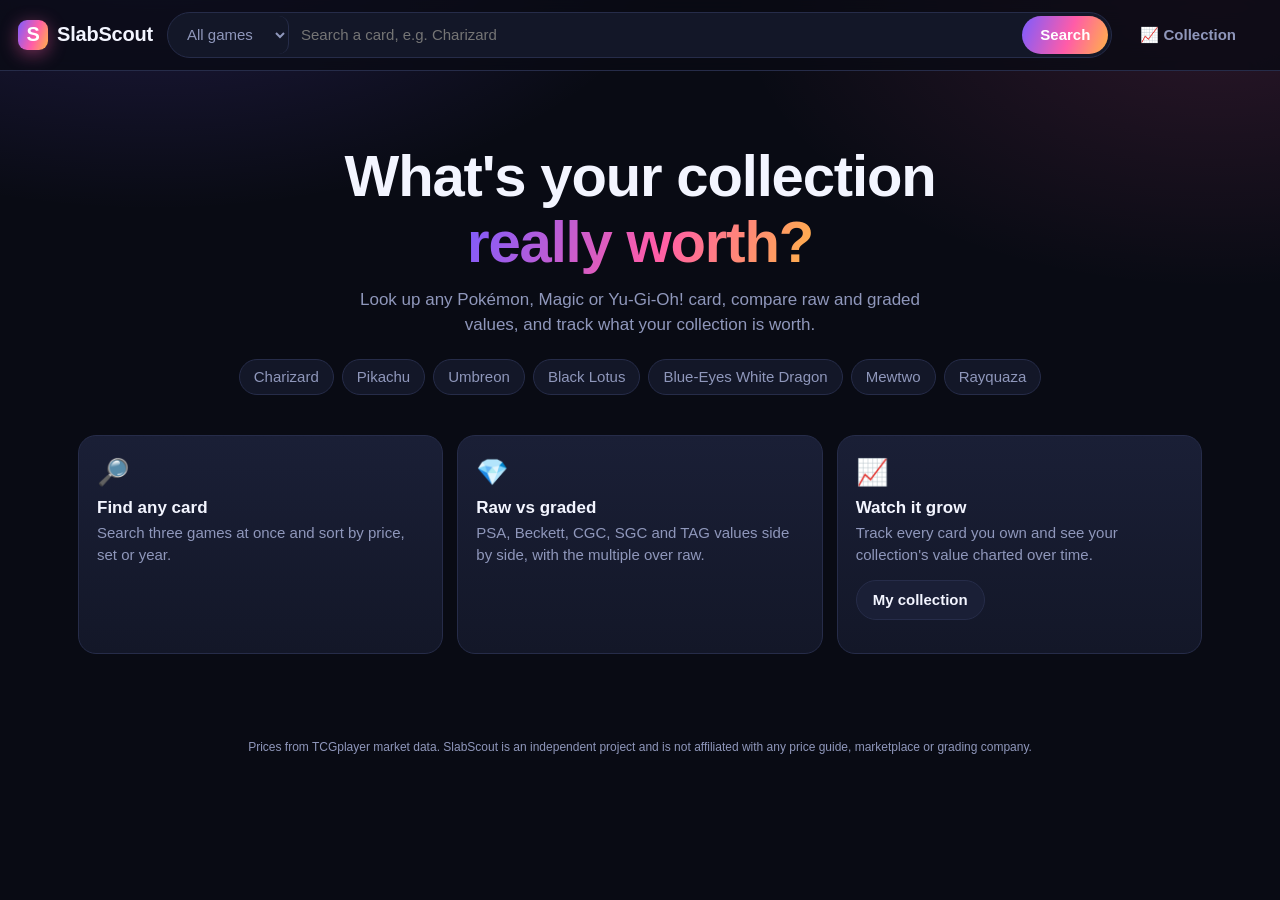
<file: docs/index.html>
<!doctype html>
<html lang="en">
<head>
<meta charset="utf-8">
<meta name="viewport" content="width=device-width, initial-scale=1">
<title>SlabScout — card price guide</title>
<link rel="stylesheet" href="style.css">
</head>
<body>
<header class="top">
  <a class="brand" href="#/"><span class="mark">S</span>SlabScout</a>
  <form id="searchForm" class="search">
    <select id="gameSel" aria-label="Game">
      <option value="all">All games</option>
      <option value="pokemon">Pokémon</option>
      <option value="magic">Magic</option>
      <option value="yugioh">Yu-Gi-Oh!</option>
      <option value="sports">Sports cards</option>
    </select>
    <input id="q" type="search" placeholder="Search a card, e.g. Charizard" autocomplete="off" aria-label="Search cards">
    <button type="submit">Search</button>
  </form>
  <nav>
    <a href="#/collection" data-nav="collection">📈 Collection</a>
    <span id="acct" class="row"></span>
  </nav>
</header>
<main id="app"></main>
<footer>Prices from TCGplayer market data. SlabScout is an independent project and is not affiliated with any price guide, marketplace or grading company.</footer>
<script src="local-api.js"></script>
<script src="app.js"></script>
</body>
</html>
</file>
<file: docs/style.css>
:root {
  --bg: #090b14; --panel: #131728; --panel2: #1a1f36; --line: #262c49; --ink: #f3f5ff; --muted: #8f97bb;
  --a1: #7c5cff; --a2: #ff5ca8; --a3: #ffb347; --up: #2ee6a6; --down: #ff6b7a; --gold: #ffc857;
  --holo: linear-gradient(110deg, var(--a1), var(--a2) 55%, var(--a3));
  --c1: #8f97bb; --c2: #6ea2ff; --c3: #ffb347;
  --round: ui-rounded, "SF Pro Rounded", -apple-system, BlinkMacSystemFont, "Segoe UI", Roboto, sans-serif;
}
* { box-sizing: border-box; }
html { color-scheme: dark; }
body { margin: 0; color: var(--ink); font: 15px/1.45 -apple-system, BlinkMacSystemFont, "Segoe UI", Roboto, sans-serif;
  background: radial-gradient(900px 500px at 12% -10%, rgba(124,92,255,.22), transparent 60%),
              radial-gradient(800px 480px at 95% 0%, rgba(255,92,168,.14), transparent 60%), var(--bg);
  background-attachment: fixed; min-height: 100vh; }
a { color: inherit; }
.grad { background: var(--holo); -webkit-background-clip: text; background-clip: text; color: transparent; }

.top { position: sticky; top: 0; z-index: 10; display: flex; gap: 14px; align-items: center; flex-wrap: wrap;
  padding: 12px 18px; background: rgba(9,11,20,.78); backdrop-filter: blur(14px); border-bottom: 1px solid var(--line); }
.brand { font: 800 20px var(--round); text-decoration: none; display: flex; align-items: center; gap: 9px; letter-spacing: -.01em; }
.mark { display: inline-grid; place-items: center; width: 30px; height: 30px; border-radius: 9px; background: var(--holo); color: #fff;
  box-shadow: 0 4px 18px rgba(255,92,168,.45); }
.search { display: flex; flex: 1 1 320px; min-width: 0; background: var(--panel); border: 1px solid var(--line); border-radius: 999px; padding: 3px;
  transition: border-color .2s, box-shadow .2s; }
.search:focus-within { border-color: var(--a1); box-shadow: 0 0 0 4px rgba(124,92,255,.2); }
.search select, .search input { font: inherit; color: var(--ink); background: transparent; border: 0; padding: 8px 12px; outline: 0; min-width: 0; }
.search select { max-width: 118px; color: var(--muted); border-right: 1px solid var(--line); }
.search input { flex: 1; }
.search button, .btn.primary { background: var(--holo); color: #fff; border: 0; font-weight: 700; cursor: pointer; }
.search button { border-radius: 999px; padding: 8px 18px; font: inherit; font-weight: 700; }
.btn { font: inherit; font-weight: 600; color: var(--ink); background: var(--panel2); border: 1px solid var(--line); border-radius: 999px;
  padding: 8px 16px; cursor: pointer; text-decoration: none; display: inline-block; transition: transform .15s, box-shadow .15s, border-color .15s; }
.btn:hover { transform: translateY(-1px); border-color: var(--a1); }
.btn.primary:hover, .search button:hover { box-shadow: 0 6px 22px rgba(255,92,168,.4); }
.btn.small { padding: 4px 11px; font-size: 12px; }
.btn:disabled { opacity: .4; cursor: default; transform: none; }
select, input[type=number] { font: inherit; color: var(--ink); background: var(--panel2); border: 1px solid var(--line); border-radius: 10px; padding: 7px 10px; }
nav { display: flex; gap: 6px; }
nav a { padding: 8px 14px; border-radius: 999px; text-decoration: none; font-weight: 700; color: var(--muted); transition: color .15s, background .15s; }
nav a.on, nav a:hover { color: var(--ink); background: var(--panel2); }

main { max-width: 1160px; margin: 0 auto; padding: 26px 18px 50px; min-height: 72vh; animation: rise .35s ease both; }
@keyframes rise { from { opacity: 0; transform: translateY(8px); } }
footer { text-align: center; color: var(--muted); font-size: 12px; padding: 20px 16px 34px; }
h1 { font: 800 30px/1.15 var(--round); margin: 0 0 6px; letter-spacing: -.02em; }
h2 { font: 800 19px var(--round); margin: 34px 0 12px; }
h2 small, .sub { color: var(--muted); font: 400 14px -apple-system, BlinkMacSystemFont, sans-serif; }
.muted { color: var(--muted); } .nowrap { white-space: nowrap; }
.eyebrow { text-transform: uppercase; letter-spacing: .14em; font-size: 12px; font-weight: 700; color: var(--muted); }
.panel { background: linear-gradient(180deg, var(--panel2), var(--panel)); border: 1px solid var(--line); border-radius: 18px; padding: 18px; }
.notice { background: rgba(255,200,87,.1); border: 1px solid rgba(255,200,87,.3); color: #ffe2a3; border-radius: 12px; padding: 10px 14px; margin: 12px 0; font-size: 14px; }
.error { color: var(--down); }
.up { color: var(--up); } .down { color: var(--down); }
.pill { display: inline-flex; align-items: center; gap: 5px; font-weight: 700; font-size: 14px; padding: 4px 12px; border-radius: 999px; background: var(--panel2); border: 1px solid var(--line); }
.pill.up { background: rgba(46,230,166,.12); border-color: rgba(46,230,166,.35); }
.pill.down { background: rgba(255,107,122,.12); border-color: rgba(255,107,122,.35); }
.row { display: flex; gap: 10px; align-items: center; flex-wrap: wrap; }
.row.between { justify-content: space-between; }
.row input[type=number] { width: 92px; }
.chips { display: flex; gap: 8px; flex-wrap: wrap; }
.chip { border: 1px solid var(--line); background: var(--panel); border-radius: 999px; padding: 6px 14px; font: 600 13px inherit; font-family: inherit; cursor: pointer;
  text-decoration: none; color: var(--muted); transition: all .15s; }
.chip:hover { color: var(--ink); border-color: var(--a1); transform: translateY(-1px); }
.chip.on { background: var(--holo); color: #fff; border-color: transparent; }

/* home */
.hero { text-align: center; padding: 46px 0 6px; }
.hero h1 { font-size: clamp(34px, 6vw, 58px); }
.hero p { color: var(--muted); max-width: 580px; margin: 12px auto 22px; font-size: 17px; }
.hero .chips { justify-content: center; }
.features { display: grid; grid-template-columns: repeat(auto-fit, minmax(230px, 1fr)); gap: 14px; margin-top: 34px; }
.features .panel { transition: transform .2s, border-color .2s; }
.features .panel:hover { transform: translateY(-4px); border-color: var(--a1); }
.features .ico { font-size: 26px; display: block; margin-bottom: 6px; }
.features b { display: block; font: 800 17px var(--round); margin-bottom: 4px; }

/* vault (collection hero) */
.vault { position: relative; overflow: hidden; border-radius: 24px; padding: 26px; border: 1px solid var(--line);
  background: radial-gradient(600px 300px at 0% 0%, rgba(124,92,255,.35), transparent 65%),
              radial-gradient(520px 300px at 100% 0%, rgba(255,92,168,.22), transparent 65%), var(--panel); }
.bignum { font: 800 clamp(42px, 8vw, 72px)/1.05 var(--round); letter-spacing: -.03em; font-variant-numeric: tabular-nums; margin: 4px 0 10px; }
.stats { display: grid; grid-template-columns: repeat(auto-fit, minmax(150px, 1fr)); gap: 12px; margin-top: 18px; }
.stat { background: rgba(255,255,255,.04); border: 1px solid var(--line); border-radius: 14px; padding: 12px 14px; min-width: 0; }
.stat .k { font-size: 12px; color: var(--muted); font-weight: 700; text-transform: uppercase; letter-spacing: .08em; }
.stat .v { font: 800 20px var(--round); white-space: nowrap; overflow: hidden; text-overflow: ellipsis; }
.growth { position: relative; margin-top: 14px; }
.growth svg { width: 100%; height: auto; display: block; overflow: visible; }
.growth text { fill: var(--muted); font-size: 12px; }
.growth .gridl { stroke: rgba(255,255,255,.07); }
.tip { position: absolute; pointer-events: none; background: #0b0d17; border: 1px solid var(--a1); border-radius: 10px; padding: 6px 10px; font-size: 13px;
  white-space: nowrap; transform: translate(-50%, -115%); box-shadow: 0 8px 24px rgba(0,0,0,.5); }
.tip b { font: 800 15px var(--round); display: block; }
.empty-chart { text-align: center; padding: 34px 10px; color: var(--muted); }
.pulse { width: 14px; height: 14px; border-radius: 50%; background: var(--up); margin: 0 auto 12px; box-shadow: 0 0 0 0 rgba(46,230,166,.6); animation: pulse 1.8s infinite; }
@keyframes pulse { to { box-shadow: 0 0 0 18px rgba(46,230,166,0); } }

/* card grid */
.grid { display: grid; grid-template-columns: repeat(auto-fill, minmax(168px, 1fr)); gap: 16px; }
.ccard { position: relative; background: linear-gradient(180deg, var(--panel2), var(--panel)); border: 1px solid var(--line); border-radius: 16px; padding: 10px;
  text-decoration: none; display: flex; flex-direction: column; gap: 6px; transition: transform .2s, box-shadow .2s, border-color .2s; overflow: hidden; }
.ccard:hover { transform: translateY(-6px) scale(1.02); border-color: var(--a2); box-shadow: 0 16px 40px rgba(124,92,255,.35); }
.ccard::after { content: ""; position: absolute; inset: 0; pointer-events: none; opacity: 0; transition: opacity .2s;
  background: linear-gradient(115deg, transparent 30%, rgba(255,255,255,.22) 45%, rgba(255,92,168,.18) 52%, rgba(124,92,255,.18) 58%, transparent 70%);
  background-size: 250% 100%; background-position: 100% 0; }
.ccard:hover::after { opacity: 1; animation: sweep .9s ease forwards; }
@keyframes sweep { to { background-position: 0 0; } }
.ccard .art { aspect-ratio: 5 / 7; border-radius: 9px; background: #0b0d17; display: grid; place-items: center; overflow: hidden; }
.ccard .art img { width: 100%; height: 100%; object-fit: contain; }
.ccard .nm { font-weight: 700; line-height: 1.2; }
.ccard .st { font-size: 12px; color: var(--muted); white-space: nowrap; overflow: hidden; text-overflow: ellipsis; }
.ccard .pr { font: 800 18px var(--round); margin-top: auto; }
.ccard .rm { position: absolute; top: 8px; right: 8px; z-index: 2; opacity: 0; transition: opacity .15s; background: rgba(9,11,20,.85); }
.ccard:hover .rm { opacity: 1; }
.ccard .badge { position: absolute; top: 14px; left: 14px; z-index: 2; }
.strip { display: flex; gap: 12px; overflow-x: auto; padding: 6px 2px 10px; }
.strip a { flex: 0 0 96px; transition: transform .2s; } .strip a:hover { transform: translateY(-5px) rotate(-2deg); }
.strip img { width: 100%; border-radius: 7px; display: block; box-shadow: 0 8px 20px rgba(0,0,0,.5); }

/* tags */
.tag { font-size: 11px; font-weight: 800; padding: 3px 8px; border-radius: 6px; background: var(--panel2); border: 1px solid var(--line); white-space: nowrap; letter-spacing: .02em; }
.tag.PSA { background: #d6252f; border-color: #d6252f; color: #fff; }
.tag.BGS { background: #c9a227; border-color: #c9a227; color: #17130a; }
.tag.CGC { background: #1aa6a0; border-color: #1aa6a0; color: #04201f; }
.tag.SGC { background: #f3f5ff; border-color: #f3f5ff; color: #0b0d17; }
.tag.TAG { background: #7c5cff; border-color: #7c5cff; color: #fff; }
.tag.ACE { background: #ff8a3d; border-color: #ff8a3d; color: #201003; }

/* tables */
.tablewrap { overflow-x: auto; background: var(--panel); border: 1px solid var(--line); border-radius: 16px; }
table { border-collapse: collapse; width: 100%; }
th, td { padding: 10px 14px; border-bottom: 1px solid var(--line); text-align: left; vertical-align: middle; }
tr:last-child td { border-bottom: 0; }
tbody tr { transition: background .12s; } tbody tr:hover { background: rgba(124,92,255,.08); }
th { font-size: 11px; text-transform: uppercase; letter-spacing: .08em; color: var(--muted); white-space: nowrap; user-select: none; }
th[data-sort] { cursor: pointer; } th[data-sort]:hover { color: var(--ink); }
th.right, td.right { text-align: right; }
td.price { font: 800 15px var(--round); font-variant-numeric: tabular-nums; white-space: nowrap; }

/* card page */
.card-head { display: grid; grid-template-columns: 300px 1fr; gap: 30px; align-items: start; }
.tilt { perspective: 900px; position: relative; }
.tilt::before { content: ""; position: absolute; inset: 8% 4%; background: var(--holo); filter: blur(46px); opacity: .55; border-radius: 30px; }
.tilt img { position: relative; width: 100%; border-radius: 14px; display: block; transition: transform .12s ease-out; box-shadow: 0 24px 50px rgba(0,0,0,.55); will-change: transform; }
@media (max-width: 760px) { .card-head { grid-template-columns: 1fr; } .tilt { max-width: 260px; margin: 0 auto; } }
.tiles { display: grid; grid-template-columns: repeat(auto-fill, minmax(150px, 1fr)); gap: 12px; margin: 16px 0; }
.tile { background: linear-gradient(180deg, var(--panel2), var(--panel)); border: 1px solid var(--line); border-radius: 14px; padding: 12px 14px; transition: transform .2s, border-color .2s; }
.tile:hover { transform: translateY(-3px); border-color: var(--a1); }
.tile .k { font-size: 12px; color: var(--muted); font-weight: 800; letter-spacing: .06em; text-transform: uppercase; }
.tile .v { font: 800 23px var(--round); font-variant-numeric: tabular-nums; }
.tile .s { font-size: 12px; color: var(--muted); }
.tile.main { border-color: transparent; background: linear-gradient(var(--panel), var(--panel)) padding-box, var(--holo) border-box; border: 1.5px solid transparent; }
.tile.main .v { background: var(--holo); -webkit-background-clip: text; background-clip: text; color: transparent; }
.legend { display: flex; gap: 14px; font-size: 13px; margin-bottom: 6px; flex-wrap: wrap; }
.legend i { display: inline-block; width: 10px; height: 10px; border-radius: 3px; margin-right: 5px; }
svg.chart { width: 100%; height: auto; display: block; }
svg.chart text { fill: var(--muted); font-size: 11px; }
svg.chart .grid { stroke: rgba(255,255,255,.07); display: inline; }

/* scan */
.scanbox { display: grid; grid-template-columns: 1fr 1fr; gap: 16px; }
@media (max-width: 760px) { .scanbox { grid-template-columns: 1fr; } }
.viewfinder { position: relative; border-radius: 14px; overflow: hidden; background: #05060c; min-height: 220px; display: grid; place-items: center; border: 1px dashed var(--line); }
.viewfinder video, .viewfinder img { width: 100%; max-height: 440px; object-fit: contain; display: block; }
.viewfinder.busy::after { content: ""; position: absolute; left: 0; right: 0; height: 3px; background: var(--holo); box-shadow: 0 0 18px var(--a2); animation: scanline 1.4s ease-in-out infinite alternate; }
@keyframes scanline { from { top: 4%; } to { top: 96%; } }
.spinner { padding: 60px; text-align: center; color: var(--muted); }
.spinner::before { content: ""; display: block; width: 34px; height: 34px; margin: 0 auto 14px; border-radius: 50%; border: 3px solid var(--line); border-top-color: var(--a2); animation: spin .8s linear infinite; }
@keyframes spin { to { transform: rotate(360deg); } }
.toast { position: fixed; left: 50%; bottom: 28px; transform: translateX(-50%); z-index: 50; background: var(--panel2); border: 1px solid var(--a1); border-radius: 999px;
  padding: 12px 22px; font-weight: 700; box-shadow: 0 14px 40px rgba(124,92,255,.45); animation: pop .35s cubic-bezier(.2,1.4,.4,1) both; }
@keyframes pop { from { opacity: 0; transform: translate(-50%, 20px) scale(.9); } }
@media (prefers-reduced-motion: reduce) { * { animation: none !important; transition: none !important; } }

/* accounts */
nav { align-items: center; }
#acct { gap: 8px; margin-left: 6px; }
#acct .btn { padding: 7px 14px; }
.who { font-weight: 700; max-width: 130px; overflow: hidden; text-overflow: ellipsis; white-space: nowrap; }
.authbox { max-width: 440px; margin: 30px auto; }
.authbox form { display: grid; gap: 14px; margin: 18px 0; }
.authbox label { display: grid; gap: 6px; font-weight: 700; font-size: 13px; color: var(--muted); }
.authbox input { font: inherit; color: var(--ink); background: var(--bg); border: 1px solid var(--line); border-radius: 12px; padding: 11px 13px; outline: 0; }
.authbox input:focus { border-color: var(--a1); box-shadow: 0 0 0 4px rgba(124,92,255,.2); }
.authbox .btn { padding: 12px; font-size: 16px; }
</file>
